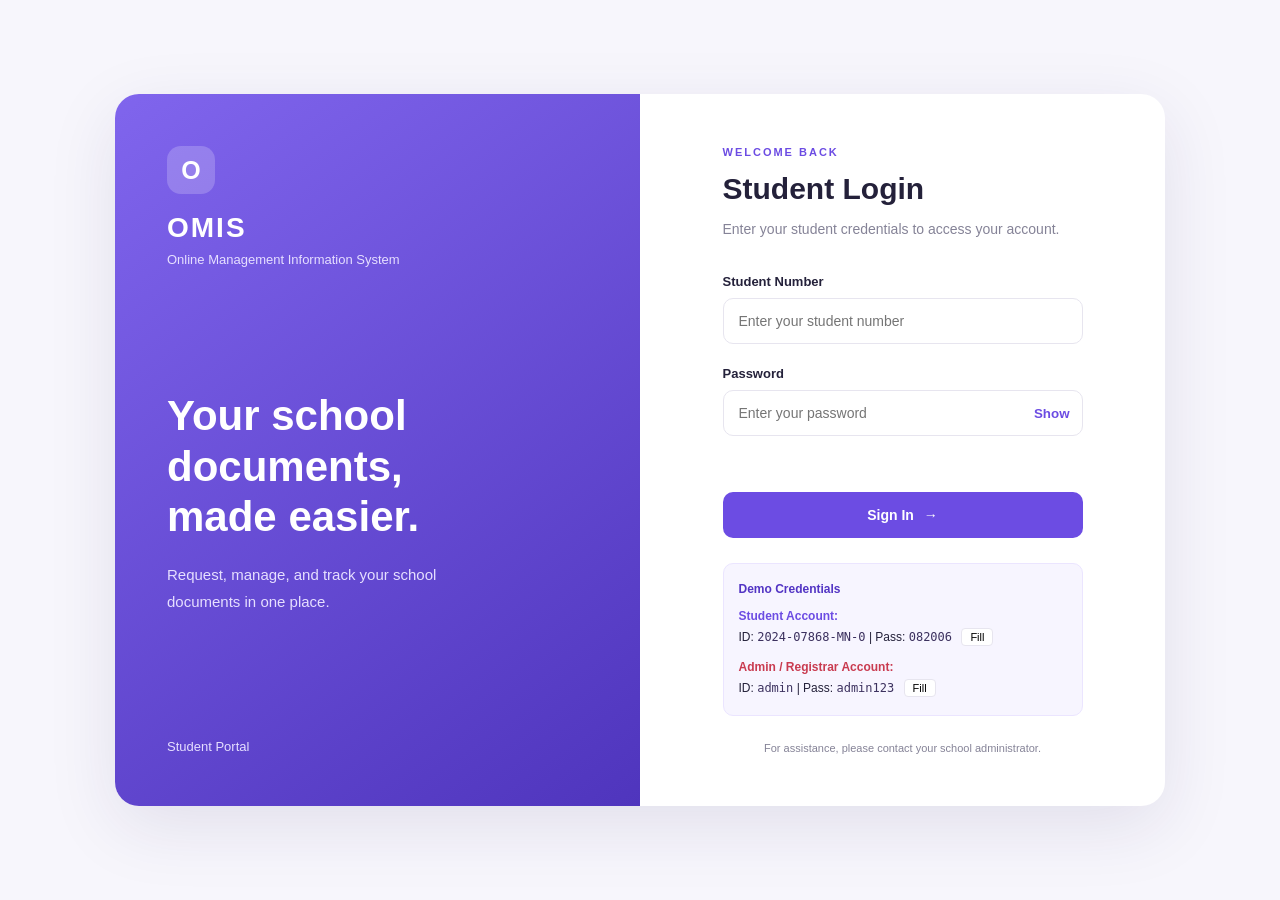
<file: index.html>
<!doctype html>
<html lang="en">
  <head>
    <meta charset="UTF-8" />
    <meta name="viewport" content="width=device-width, initial-scale=1.0" />
    <meta name="theme-color" content="#6558d9" />
    <meta
      name="description"
      content="OMIS Student Portal. Request, manage, and track your school documents online."
    />
    <title> | Student Portal</title>
    <link rel="preconnect" href="https://fonts.googleapis.com" />
    <link rel="preconnect" href="https://fonts.gstatic.com" crossorigin />
    <link
      href="https://fonts.googleapis.com/css2?family=DM+Sans:wght@400;500;600;700;800&display=swap"
      rel="stylesheet"
    />
    <link rel="stylesheet" href="style.css" />
    <script src="script.js" defer></script>
  </head>
  <body>
    <div class="app-shell">
      <aside class="sidebar" id="sidebar">
        <a class="brand" href="#" data-page="Dashboard">
          <div class="brand-mark">O</div>
          <div>
            <strong>Blando</strong>
            <span>STUDENT PORTAL</span>
          </div>
        </a>

        <div class="school-label">STUDENT WORKSPACE</div>

        <nav class="sidebar-nav">
          <button class="nav-item active" data-page="Dashboard">
            <span class="nav-icon">▦</span> Dashboard
          </button>
          <button class="nav-item" data-page="Request Documents">
            <span class="nav-icon">＋</span> Request Documents
          </button>
          <button class="nav-item" data-page="My Requests">
            <span class="nav-icon">▤</span> My Requests
          </button>
          <button class="nav-item" data-page="Notifications">
            <span class="nav-icon">♧</span> Notifications
            <span class="nav-count" id="notificationCount">2</span>
          </button>
          <button class="nav-item" data-page="Profile">
            <span class="nav-icon">♙</span> My Profile
          </button>
        </nav>

        <div class="school-label" style="margin-top: 14px;">ADMINISTRATION</div>
        <nav class="sidebar-nav">
          <a class="nav-item" href="admin.html" style="text-decoration: none; color: inherit;">
            <span class="nav-icon">⚙</span> Admin Portal ↗
          </a>
        </nav>

        <div class="sidebar-bottom">
          <div class="help-card">
            <div class="help-icon">?</div>
            <strong>Need assistance?</strong>
            <p>Questions about your documents? We're here to help.</p>
            <button data-page="Help Center">Visit Help Center ↗</button>
          </div>

          <div class="sidebar-user">
            <div class="avatar">AM</div>
            <div class="user-info">
              <strong>Alex Morgan</strong>
              <span>DIT · 2nd Year</span>
            </div>
            <span class="muted">⌄</span>
          </div>
        </div>
      </aside>

      <div class="mobile-overlay" id="mobileOverlay"></div>

      <main class="main-area">
        <header class="topbar">
          <div class="topbar-left">
            <button class="menu-toggle" id="menuToggle" aria-label="Open menu">
              ☰
            </button>
            <div class="breadcrumbs">
              <span>Student Portal</span>
              <span class="muted">/</span>
              <strong id="breadcrumb">Dashboard</strong>
            </div>
          </div>

          <div class="topbar-right">
            <a
              href="admin.html"
              style="display: inline-flex; align-items: center; gap: 5px; text-decoration: none; padding: 5px 10px; border-radius: 7px; font-size: 11px; font-weight: 700; background: #f0eeff; color: #6558d9; border: 1px solid rgba(101, 88, 217, 0.2);"
              title="Open Admin Portal"
            >
              ⚙ Admin Portal ↗
            </a>
            <button
              class="notification-button"
              data-page="Notifications"
              aria-label="Notifications"
            >
              ♧ <span class="notification-dot" id="notificationDot"></span>
            </button>
            <div class="topbar-divider"></div>
            <div class="topbar-profile">
              <div class="avatar small-avatar">AM</div>
              <div>
                <strong>Alex Morgan</strong>
                <span>Student Account</span>
              </div>
            </div>
          </div>
        </header>

        <div class="page-content">
          <!-- DASHBOARD -->
          <section class="page active" id="page-Dashboard">
            <div class="welcome-row">
              <div>
                <div class="eyebrow"><span></span> YOUR STUDENT WORKSPACE</div>
                <h1>Good morning, Alex <span class="wave">✦</span></h1>
                <p class="subtitle">
                  Manage your school document requests in one place.
                </p>
              </div>
              <button class="primary-button" data-page="Request Documents">
                <span>＋</span> Request a Document
              </button>
            </div>

            <div class="stats-grid">
              <article class="stat-card">
                <div class="stat-top">
                  <div class="stat-icon purple">▤</div>
                  <span class="stat-caption">All time</span>
                </div>
                <span class="stat-label">Total Requests</span>
                <div class="stat-bottom">
                  <strong id="totalCount">05</strong>
                  <span>All submissions</span>
                </div>
              </article>

              <article class="stat-card">
                <div class="stat-top">
                  <div class="stat-icon amber">◷</div>
                  <span class="stat-caption">In progress</span>
                </div>
                <span class="stat-label">Pending Requests</span>
                <div class="stat-bottom">
                  <strong id="pendingCount">01</strong>
                  <span>Awaiting action</span>
                </div>
              </article>

              <article class="stat-card">
                <div class="stat-top">
                  <div class="stat-icon blue">▣</div>
                  <span class="stat-caption">Reviewed</span>
                </div>
                <span class="stat-label">Approved Requests</span>
                <div class="stat-bottom">
                  <strong id="approvedCount">01</strong>
                  <span>Approved by staff</span>
                </div>
              </article>

              <article class="stat-card">
                <div class="stat-top">
                  <div class="stat-icon green">✓</div>
                  <span class="stat-caption">Finished</span>
                </div>
                <span class="stat-label">Completed Requests</span>
                <div class="stat-bottom">
                  <strong id="completedCount">02</strong>
                  <span>Ready or collected</span>
                </div>
              </article>
            </div>

            <div class="content-grid">
              <section class="panel recent-panel">
                <div class="panel-heading">
                  <div>
                    <h2>My Recent Requests</h2>
                    <p>Keep track of your latest document submissions.</p>
                  </div>
                  <button class="text-action" data-page="My Requests">
                    View all ↗
                  </button>
                </div>

                <div class="table-wrap">
                  <table>
                    <thead>
                      <tr>
                        <th>DOCUMENT REQUEST</th>
                        <th>DATE SUBMITTED</th>
                        <th>STATUS</th>
                        <th>ACTION</th>
                      </tr>
                    </thead>
                    <tbody id="recentTable"></tbody>
                  </table>
                </div>
              </section>

              <div class="right-column">
                <section class="new-request-card">
                  <div class="request-card-top">
                    <div class="request-card-icon">▤</div>
                    <span class="mini-tag">QUICK ACTION</span>
                  </div>
                  <h2>Need a school document?</h2>
                  <p>
                    Request certificates, transcripts, and other official school
                    records without the long queue.
                  </p>
                  <button
                    class="request-card-button"
                    data-page="Request Documents"
                  >
                    Start a New Request <span>→</span>
                  </button>
                  <div class="request-card-foot">
                    ✓ Simple, secure, and convenient
                  </div>
                </section>

                <section class="panel progress-panel">
                  <div class="panel-heading compact-heading">
                    <div>
                      <h2>Request Progress</h2>
                      <p>Your latest submission</p>
                    </div>
                    <span class="progress-number">01</span>
                  </div>

                  <div class="timeline">
                    <div class="timeline-step done">
                      <div class="timeline-marker">✓</div>
                      <div>
                        <strong>Request submitted</strong
                        ><span>We've received your request</span>
                      </div>
                    </div>
                    <div class="timeline-step current">
                      <div class="timeline-marker">◷</div>
                      <div>
                        <strong>Under review</strong
                        ><span>Staff is reviewing your details</span>
                      </div>
                    </div>
                    <div class="timeline-step">
                      <div class="timeline-marker">✓</div>
                      <div>
                        <strong>Approval</strong
                        ><span>Waiting for staff confirmation</span>
                      </div>
                    </div>
                    <div class="timeline-step last-step">
                      <div class="timeline-marker">▤</div>
                      <div>
                        <strong>Ready for pickup</strong
                        ><span>We'll notify you when it's ready</span>
                      </div>
                    </div>
                  </div>
                </section>

                <div class="processing-note">
                  <div class="processing-icon">▦</div>
                  <div>
                    <strong>Plan ahead</strong>
                    <p>
                      Processing times may vary by document. Check with your
                      registrar for estimates.
                    </p>
                  </div>
                </div>
              </div>
            </div>
          </section>

          <!-- REQUEST DOCUMENTS -->
          <section class="page" id="page-Request Documents">
            <section class="panel form-panel">
              <div class="eyebrow"><span></span> ONLINE SERVICES</div>
              <h1>Request a Document</h1>
              <p class="subtitle">
                Fill in the details below to submit a school document request.
              </p>

              <div class="info-banner">
                <span>ⓘ</span>
                <p>
                  Make sure your information is correct. You can track your
                  request status from My Requests.
                </p>
              </div>

              <form id="requestForm">
                <div class="form-section-title">
                  <span>01</span>
                  <div>
                    <h3>Document Information</h3>
                    <p>Tell us what document you need.</p>
                  </div>
                </div>

                <div class="form-grid">
                  <label class="field full-field">
                    Document Type <b>*</b>
                    <select id="documentType" required>
                      <option value="Certificate of Enrollment">
                        Certificate of Enrollment
                      </option>
                      <option value="Transcript of Records">
                        Transcript of Records
                      </option>
                      <option value="Certificate of Grades">
                        Certificate of Grades
                      </option>
                      <option value="Certificate of Good Moral">
                        Certificate of Good Moral
                      </option>
                      <option value="Honorable Dismissal">
                        Honorable Dismissal
                      </option>
                      <option value="Other School Document">
                        Other School Document
                      </option>
                    </select>
                  </label>

                  <label class="field">
                    Academic Semester
                    <select id="semester">
                      <option>First Semester</option>
                      <option>Second Semester</option>
                      <option>Summer</option>
                      <option>Not Applicable</option>
                    </select>
                  </label>

                  <label class="field">
                    Number of Copies
                    <select id="copies">
                      <option value="1">1 copy</option>
                      <option value="2">2 copies</option>
                      <option value="3">3 copies</option>
                      <option value="4">4 copies</option>
                      <option value="5">5 copies</option>
                    </select>
                  </label>

                  <label class="field full-field">
                    Purpose of Request <b>*</b>
                    <textarea
                      id="purpose"
                      required
                      rows="3"
                      placeholder="e.g. Scholarship application, internship, personal records..."
                    ></textarea>
                  </label>
                </div>

                <div class="form-section-title second-section">
                  <span>02</span>
                  <div>
                    <h3>Receiving Preferences</h3>
                    <p>Choose how you would like to receive your document.</p>
                  </div>
                </div>

                <div class="form-grid">
                  <label class="field">
                    Preferred Method
                    <select id="delivery">
                      <option>School pickup</option>
                      <option>Digital copy</option>
                    </select>
                  </label>

                  <label class="field">
                    Additional Notes <span class="optional">(Optional)</span>
                    <input
                      id="notes"
                      type="text"
                      placeholder="Any special instructions"
                    />
                  </label>
                </div>

                <div class="form-footer">
                  <p><b>*</b> Required fields</p>
                  <div>
                    <button
                      type="button"
                      class="secondary-button"
                      data-page="Dashboard"
                    >
                      Cancel
                    </button>
                    <button type="submit" class="primary-button">
                      ✓ Submit Request
                    </button>
                  </div>
                </div>
              </form>
            </section>
          </section>

          <!-- MY REQUESTS -->
          <section class="page" id="page-My Requests">
            <section class="panel full-panel">
              <div class="page-title-row">
                <div>
                  <div class="eyebrow"><span></span> YOUR RECORDS</div>
                  <h1>My Requests</h1>
                  <p class="subtitle">
                    View and track every document request you've submitted.
                  </p>
                </div>
                <button class="primary-button" data-page="Request Documents">
                  ＋ New Request
                </button>
              </div>

              <div class="table-controls">
                <div class="search-box">
                  <span>⌕</span>
                  <input
                    type="search"
                    id="searchInput"
                    placeholder="Search document or reference..."
                  />
                </div>
                <select id="statusFilter" aria-label="Filter by status">
                  <option value="All">All statuses</option>
                  <option>Pending</option>
                  <option>Under Review</option>
                  <option>Approved</option>
                  <option>Ready for Pickup</option>
                  <option>Completed</option>
                  <option>Rejected</option>
                </select>
              </div>

              <div class="table-wrap">
                <table>
                  <thead>
                    <tr>
                      <th>DOCUMENT REQUEST</th>
                      <th>DATE SUBMITTED</th>
                      <th>STATUS</th>
                      <th>ACTION</th>
                    </tr>
                  </thead>
                  <tbody id="requestsTable"></tbody>
                </table>
              </div>
            </section>
          </section>

          <!-- NOTIFICATIONS -->
          <section class="page" id="page-Notifications">
            <section class="panel full-panel">
              <div class="page-title-row">
                <div>
                  <div class="eyebrow"><span></span> STAY UPDATED</div>
                  <h1>Notifications</h1>
                  <p class="subtitle">Updates about your document requests.</p>
                </div>
                <button class="secondary-button" id="markRead">
                  Mark all as read
                </button>
              </div>
              <div id="notificationList" class="notification-list"></div>
            </section>
          </section>

          <!-- PROFILE -->
          <section class="page" id="page-Profile">
            <section class="panel full-panel profile-panel">
              <div class="eyebrow"><span></span> YOUR ACCOUNT</div>
              <h1>My Profile</h1>
              <p class="subtitle">
                Your student information for document requests.
              </p>

              <div class="profile-banner">
                <div class="avatar profile-avatar">AM</div>
                <div>
                  <h2>Blando Bryan</h2>
                  <p>Student · DIT 2nd Year</p>
                  <span class="verified">✓ Student account</span>
                </div>
              </div>

              <div class="profile-details">
                <div>
                  <span>Student Number</span><strong>2026-00001</strong>
                </div>
                <div>
                  <span>Program</span
                  ><strong>Diploma in Information Technology</strong>
                </div>
                <div><span>Year Level</span><strong>2nd Year</strong></div>
                <div>
                  <span>Email Address</span
                  ><strong
                    >bryankennethcblando@iskolarngbayan.pup.edu.ph</strong
                  >
                </div>
              </div>
              <p class="disclaimer">
                Sample student information for demonstration purposes only.
              </p>
            </section>
          </section>

          <!-- HELP CENTER -->
          <section class="page" id="page-Help Center">
            <section class="panel full-panel">
              <div class="eyebrow"><span></span> STUDENT SUPPORT</div>
              <h1>Help Center</h1>
              <p class="subtitle">
                Answers to common questions about document requests.
              </p>
              <div class="help-questions">
                <details>
                  <summary>How do I request a document?</summary>
                  <p>
                    Open Request Documents, select the document type, provide
                    the purpose, and submit the form.
                  </p>
                </details>
                <details>
                  <summary>How do I check my request status?</summary>
                  <p>
                    Open My Requests to see your reference number and the latest
                    status.
                  </p>
                </details>
                <details>
                  <summary>What if my request is rejected?</summary>
                  <p>
                    Read the staff remarks, correct the issue, and contact the
                    registrar if you need assistance.
                  </p>
                </details>
                <details>
                  <summary>How long does processing take?</summary>
                  <p>
                    Processing times depend on the document and school policy.
                    Contact your registrar for an official estimate.
                  </p>
                </details>
              </div>
              <button class="secondary-button" data-page="Dashboard">
                Back to Dashboard
              </button>
            </section>
          </section>

          <footer class="page-footer">
            <span>© 2026 OMIS Student Portal</span>
            <span>Making school services simpler <b>♥</b></span>
          </footer>
        </div>
      </main>
    </div>

    <!-- REQUEST DETAILS MODAL -->
    <div class="modal-backdrop" id="detailModal" hidden>
      <div class="modal-card">
        <div class="modal-heading">
          <div>
            <div class="eyebrow"><span></span> REQUEST DETAILS</div>
            <h2 id="detailTitle">Document Request</h2>
          </div>
          <button class="close-button" data-close-modal aria-label="Close">
            ×
          </button>
        </div>
        <div id="detailContent"></div>
        <div class="modal-actions">
          <button class="secondary-button" data-close-modal>Close</button>
        </div>
      </div>
    </div>

    <div class="toast" id="toast" role="status" aria-live="polite"></div>
  </body>
</html>
</file>
<file: style.css>
:root {
  --primary: #6558d9;
  --primary-dark: #5044bd;
  --primary-light: #f0eeff;
  --ink: #25263b;
  --muted: #85879a;
  --line: #ececf3;
  --page: #f8f9fd;
  --green: #168567;
}

* {
  box-sizing: border-box;
}

body {
  margin: 0;
  background: var(--page);
  color: var(--ink);
  font-family: "DM Sans", sans-serif;
  font-size: 12px;
}

button,
input,
select,
textarea {
  font: inherit;
}
button {
  cursor: pointer;
}
button:focus-visible,
input:focus-visible,
select:focus-visible,
textarea:focus-visible {
  outline: 2px solid var(--primary);
  outline-offset: 3px;
}

button:disabled {
  opacity: 0.55;
  cursor: not-allowed;
}

.app-shell {
  min-height: 100vh;
}

.sidebar {
  width: 250px;
  position: fixed;
  inset: 0 auto 0 0;
  z-index: 30;
  display: flex;
  flex-direction: column;
  padding: 25px 17px 16px;
  background: #fff;
  border-right: 1px solid var(--line);
}

.brand {
  display: flex;
  align-items: center;
  gap: 11px;
  padding: 0 8px 35px;
  color: var(--ink);
  text-decoration: none;
}

.brand-mark {
  display: grid;
  place-items: center;
  width: 43px;
  height: 43px;
  border-radius: 13px;
  background: linear-gradient(145deg, #8074f2, #594bc9);
  color: white;
  font-size: 25px;
  font-weight: 800;
}

.brand > div:last-child {
  display: flex;
  flex-direction: column;
  gap: 4px;
}
.brand strong {
  font-size: 21px;
  letter-spacing: 1px;
}
.brand span {
  color: var(--muted);
  font-size: 9px;
  font-weight: 700;
  letter-spacing: 1.1px;
}

.school-label {
  padding: 0 10px;
  margin-bottom: 13px;
  color: #a0a1b2;
  font-size: 9px;
  font-weight: 800;
  letter-spacing: 1.1px;
}

.sidebar-nav {
  display: flex;
  flex-direction: column;
  gap: 5px;
}

.nav-item {
  position: relative;
  display: flex;
  align-items: center;
  gap: 12px;
  width: 100%;
  padding: 13px 12px;
  border: 0;
  border-radius: 9px;
  background: transparent;
  color: #77798d;
  text-align: left;
  font-size: 12px;
  font-weight: 600;
}

.nav-item:hover {
  background: #f7f6ff;
  color: var(--primary);
}
.nav-item.active {
  background: var(--primary-light);
  color: var(--primary);
  font-weight: 700;
}
.nav-item.active::after {
  content: "";
  position: absolute;
  right: 0;
  width: 3px;
  height: 23px;
  border-radius: 4px;
  background: var(--primary);
}
.nav-icon {
  width: 20px;
  text-align: center;
  font-size: 19px;
}
.nav-count {
  margin-left: auto;
  background: #eeeaff;
  padding: 3px 6px;
  border-radius: 5px;
  font-size: 10px;
}

.sidebar-bottom {
  margin-top: auto;
}

.help-card {
  margin-bottom: 19px;
  padding: 15px 13px;
  border: 1px solid #efedff;
  border-radius: 11px;
  background: #f8f7ff;
}
.help-icon {
  display: grid;
  place-items: center;
  width: 33px;
  height: 33px;
  margin-bottom: 12px;
  border-radius: 9px;
  background: #e9e5ff;
  color: var(--primary);
  font-size: 19px;
  font-weight: 700;
}
.help-card > strong {
  font-size: 12px;
}
.help-card p {
  color: #828398;
  font-size: 10px;
  line-height: 1.7;
  margin: 7px 0 12px;
}
.help-card button {
  padding: 0;
  border: 0;
  background: transparent;
  color: var(--primary);
  font-size: 10px;
  font-weight: 700;
}

.sidebar-user {
  display: flex;
  align-items: center;
  gap: 10px;
  padding: 17px 2px 0;
  border-top: 1px solid var(--line);
}
.avatar {
  display: grid;
  place-items: center;
  flex-shrink: 0;
  width: 36px;
  height: 36px;
  border-radius: 50%;
  background: linear-gradient(140deg, #e6dcff, #d2c8ff);
  color: #5141a7;
  font-size: 11px;
  font-weight: 800;
}
.user-info {
  display: flex;
  flex-direction: column;
  gap: 4px;
}
.user-info strong,
.topbar-profile strong {
  font-size: 11px;
}
.user-info span,
.topbar-profile span {
  color: var(--muted);
  font-size: 10px;
}
.muted {
  margin-left: auto;
  color: #9293a5;
}

.main-area {
  min-height: 100vh;
  margin-left: 250px;
}

.topbar {
  position: sticky;
  top: 0;
  z-index: 15;
  display: flex;
  align-items: center;
  justify-content: space-between;
  height: 72px;
  padding: 0 35px;
  background: #fffffffa;
  border-bottom: 1px solid var(--line);
}
.topbar-left,
.breadcrumbs,
.topbar-right,
.topbar-profile {
  display: flex;
  align-items: center;
}
.breadcrumbs {
  gap: 9px;
  color: #a0a1b0;
  font-size: 11px;
}
.breadcrumbs strong {
  color: #4b4d63;
  font-weight: 600;
}
.topbar-right {
  gap: 18px;
}
.notification-button {
  position: relative;
  width: 34px;
  height: 34px;
  border: 0;
  border-radius: 9px;
  background: transparent;
  color: #727489;
  font-size: 21px;
}
.notification-button:hover {
  background: #f4f2ff;
  color: var(--primary);
}
.notification-dot {
  position: absolute;
  top: 5px;
  right: 5px;
  width: 7px;
  height: 7px;
  background: #ef7777;
  border: 1.5px solid white;
  border-radius: 50%;
}
.notification-dot.hidden {
  display: none;
}
.topbar-divider {
  width: 1px;
  height: 29px;
  background: var(--line);
}
.topbar-profile {
  gap: 10px;
}
.topbar-profile > div:last-child {
  display: flex;
  flex-direction: column;
  gap: 4px;
}
.small-avatar {
  width: 34px;
  height: 34px;
}

.page-content {
  max-width: 1700px;
  margin: auto;
  padding: 34px 35px 18px;
}
.page {
  display: none;
}
.page.active {
  display: block;
}

.welcome-row,
.page-title-row {
  display: flex;
  align-items: center;
  justify-content: space-between;
  gap: 18px;
}
.eyebrow {
  display: flex;
  align-items: center;
  gap: 7px;
  margin-bottom: 10px;
  color: #8984b9;
  font-size: 9px;
  font-weight: 800;
  letter-spacing: 1.3px;
}
.eyebrow > span {
  width: 6px;
  height: 6px;
  background: #7d71ed;
  border-radius: 50%;
}
h1 {
  margin: 0 0 8px;
  font-size: clamp(24px, 2.2vw, 30px);
  letter-spacing: -0.9px;
  line-height: 1.25;
}
.wave {
  color: #d9a044;
}
.subtitle {
  margin: 0;
  color: var(--muted);
  font-size: 12px;
  line-height: 1.7;
}

.primary-button,
.secondary-button {
  display: inline-flex;
  align-items: center;
  justify-content: center;
  gap: 8px;
  padding: 11px 15px;
  border-radius: 8px;
  font-size: 11px;
  font-weight: 700;
  white-space: nowrap;
  transition: 0.18s ease;
}
.primary-button {
  border: 1px solid var(--primary);
  background: var(--primary);
  color: white;
  box-shadow: 0 3px 7px #6558d920;
}
.primary-button:hover {
  background: var(--primary-dark);
  transform: translateY(-1px);
}
.secondary-button {
  border: 1px solid #e4e4ee;
  background: white;
  color: #686a80;
}
.secondary-button:hover {
  border-color: #c9c3ff;
  color: var(--primary);
}

.stats-grid {
  display: grid;
  grid-template-columns: repeat(4, minmax(0, 1fr));
  gap: 15px;
  margin: 27px 0 23px;
}
.stat-card,
.panel {
  min-width: 0;
  border: 1px solid #ededf4;
  border-radius: 12px;
  background: white;
  box-shadow: 0 2px 5px #29264a04;
}
.stat-card {
  padding: 17px;
}
.stat-top,
.stat-bottom {
  display: flex;
  align-items: center;
}
.stat-top {
  justify-content: space-between;
  margin-bottom: 16px;
}
.stat-icon {
  display: grid;
  place-items: center;
  width: 39px;
  height: 39px;
  border-radius: 10px;
  font-size: 21px;
}
.purple {
  background: #f0edff;
  color: #7465e5;
}
.amber {
  background: #fff4e4;
  color: #d39636;
}
.blue {
  background: #eaf3ff;
  color: #5188d9;
}
.green {
  background: #e7f7ef;
  color: #249d75;
}
.stat-caption {
  color: #a1a2b2;
  font-size: 9px;
}
.stat-label {
  color: #74768a;
  font-size: 11px;
}
.stat-bottom {
  flex-wrap: wrap;
  gap: 10px;
  margin-top: 5px;
}
.stat-bottom strong {
  font-size: 28px;
  letter-spacing: -0.7px;
}
.stat-bottom span {
  color: #9b9cad;
  font-size: 9px;
}

.content-grid {
  display: grid;
  grid-template-columns: minmax(0, 1.8fr) minmax(245px, 0.92fr);
  gap: 19px;
  align-items: start;
}
.panel {
  overflow: hidden;
}
.recent-panel {
  padding-top: 21px;
}
.panel-heading {
  display: flex;
  align-items: center;
  justify-content: space-between;
  gap: 12px;
  padding: 0 20px 19px;
}
.panel-heading h2,
.new-request-card h2 {
  margin: 0 0 6px;
  font-size: 14px;
  letter-spacing: -0.2px;
}
.panel-heading p {
  margin: 0;
  color: #9293a5;
  font-size: 10px;
  line-height: 1.6;
}
.text-action {
  display: inline-flex;
  align-items: center;
  gap: 5px;
  padding: 6px 0 6px 5px;
  border: 0;
  background: transparent;
  color: var(--primary);
  font-size: 10px;
  font-weight: 700;
  white-space: nowrap;
}
.text-action:hover {
  color: var(--primary-dark);
}

.table-wrap {
  width: 100%;
  overflow-x: auto;
}
table {
  width: 100%;
  border-collapse: collapse;
  text-align: left;
  white-space: nowrap;
}
thead {
  background: #fafaff;
}
th {
  padding: 12px 15px;
  border-top: 1px solid #f0f0f6;
  border-bottom: 1px solid #f0f0f6;
  color: #9b9caf;
  font-size: 8px;
  font-weight: 800;
  letter-spacing: 0.65px;
}
th:first-child,
td:first-child {
  padding-left: 20px;
}
td {
  padding: 15px;
  border-bottom: 1px solid #f1f1f6;
  font-size: 10px;
}
tbody tr:last-child td {
  border-bottom: 0;
}
tbody tr:hover {
  background: #fdfdff;
}
.document-cell {
  display: flex;
  align-items: center;
  gap: 10px;
}
.document-icon {
  display: grid;
  place-items: center;
  width: 34px;
  height: 36px;
  flex-shrink: 0;
  border-radius: 8px;
  background: #f0efff;
  color: #7869e7;
  font-size: 19px;
}
.document-cell > div:last-child {
  display: flex;
  flex-direction: column;
  gap: 5px;
}
.document-cell strong {
  color: #44465b;
  font-size: 10px;
}
.document-cell span {
  color: #9b9caf;
  font-size: 9px;
}
.date-cell {
  color: #77798e;
  font-size: 10px;
}
.status-badge {
  display: inline-flex;
  align-items: center;
  gap: 5px;
  padding: 6px 8px;
  border-radius: 5px;
  font-size: 9px;
  font-weight: 700;
}
.status-dot {
  width: 5px;
  height: 5px;
  border-radius: 50%;
  background: currentColor;
}
.status-review,
.status-pending {
  color: #ad7a24;
  background: #fff5df;
}
.status-approved {
  color: #6658d7;
  background: #efedff;
}
.status-ready {
  color: #167da0;
  background: #e5f6fc;
}
.status-completed {
  color: #198567;
  background: #e4f7ef;
}
.status-rejected {
  color: #cb555d;
  background: #fff0f0;
}
td:last-child {
  text-align: right;
  padding-right: 19px;
}
td .text-action {
  font-size: 9px;
}

.right-column {
  display: flex;
  flex-direction: column;
  gap: 16px;
  min-width: 0;
}
.new-request-card {
  padding: 20px;
  border-radius: 12px;
  color: white;
  background: linear-gradient(140deg, #6458d5, #7669e4 55%, #8a7aef);
  box-shadow: 0 5px 14px #6558d91a;
}
.request-card-top {
  display: flex;
  align-items: center;
  justify-content: space-between;
  margin-bottom: 19px;
}
.request-card-icon {
  display: grid;
  place-items: center;
  width: 40px;
  height: 40px;
  border: 1px solid #ffffff30;
  border-radius: 10px;
  background: #ffffff17;
  font-size: 22px;
}
.mini-tag {
  color: #e1ddff;
  font-size: 8px;
  font-weight: 700;
  letter-spacing: 0.8px;
}
.new-request-card h2 {
  color: white;
  font-size: 16px;
  line-height: 1.4;
}
.new-request-card > p {
  max-width: 280px;
  margin-bottom: 17px;
  color: #e7e4ff;
  font-size: 10px;
  line-height: 1.8;
}
.request-card-button {
  display: flex;
  align-items: center;
  justify-content: space-between;
  width: 100%;
  padding: 12px 13px;
  border: 0;
  border-radius: 7px;
  background: white;
  color: #5547be;
  font-size: 10px;
  font-weight: 800;
}
.request-card-button:hover {
  background: #f3f0ff;
}
.request-card-foot {
  margin-top: 14px;
  color: #e1ddff;
  font-size: 9px;
}

.progress-panel {
  padding: 20px 18px 8px;
}
.compact-heading {
  padding: 0 0 20px;
}
.progress-number {
  color: #a8a4d4;
  font-size: 10px;
  font-weight: 800;
}
.timeline {
  display: flex;
  flex-direction: column;
}
.timeline-step {
  position: relative;
  display: flex;
  gap: 11px;
  min-height: 55px;
  padding-bottom: 15px;
}
.timeline-step:not(.last-step)::after {
  content: "";
  position: absolute;
  top: 25px;
  left: 11px;
  height: calc(100% - 10px);
  border-left: 1px dashed #dddde9;
}
.timeline-marker {
  position: relative;
  z-index: 1;
  display: grid;
  place-items: center;
  width: 23px;
  height: 23px;
  flex-shrink: 0;
  border-radius: 50%;
  background: #f1f1f7;
  color: #b4b4c5;
}
.timeline-step > div:last-child {
  display: flex;
  flex-direction: column;
  gap: 5px;
  padding-top: 2px;
}
.timeline-step strong {
  color: #8b8c9e;
  font-size: 10px;
}
.timeline-step span {
  color: #a0a1b1;
  font-size: 9px;
  line-height: 1.5;
}
.timeline-step.done .timeline-marker {
  background: #e5f7ef;
  color: #1b9875;
}
.timeline-step.done strong {
  color: #44465a;
}
.timeline-step.current .timeline-marker {
  background: #fff0d5;
  color: #a97a25;
}
.timeline-step.current strong {
  color: #aa7c2d;
}

.processing-note {
  display: flex;
  align-items: flex-start;
  gap: 11px;
  padding: 14px;
  border: 1px solid #e4efff;
  border-radius: 10px;
  background: #f0f7ff;
}
.processing-icon {
  color: #5c8bd3;
  font-size: 20px;
}
.processing-note strong {
  font-size: 10px;
}
.processing-note p {
  margin: 5px 0 0;
  color: #858fa5;
  font-size: 9px;
  line-height: 1.7;
}

.full-panel,
.form-panel {
  padding: 26px 22px;
}
.page-title-row {
  margin-bottom: 25px;
}
.table-controls {
  display: flex;
  gap: 12px;
  margin-bottom: 18px;
}
.search-box {
  display: flex;
  align-items: center;
  gap: 9px;
  flex: 1;
  max-width: 420px;
  padding: 0 12px;
  border: 1px solid #e7e7f0;
  border-radius: 8px;
  background: white;
  color: #a1a2b1;
}
.search-box > span {
  font-size: 22px;
}
.search-box input {
  width: 100%;
  padding: 11px 0;
  border: 0;
  outline: none;
  background: transparent;
  color: var(--ink);
  font-size: 11px;
}
.table-controls > select,
.field select,
.field textarea,
.field input {
  width: 100%;
  padding: 12px;
  border: 1px solid #e4e4ed;
  border-radius: 8px;
  background: white;
  color: #4f5166;
  font-size: 11px;
  outline: none;
}
.table-controls > select {
  min-width: 155px;
}
.empty-state {
  display: flex;
  min-height: 150px;
  flex-direction: column;
  align-items: center;
  justify-content: center;
  gap: 10px;
  color: #a2a2b3;
}
.empty-state strong {
  color: #65677d;
  font-size: 13px;
}
.empty-state span {
  font-size: 11px;
}

.info-banner {
  display: flex;
  align-items: flex-start;
  gap: 11px;
  margin: 25px 0 30px;
  padding: 14px;
  border: 1px solid #e8e6ff;
  border-radius: 8px;
  background: #f8f7ff;
  color: var(--primary);
}
.info-banner > span {
  font-size: 19px;
}
.info-banner p {
  margin: 0;
  color: #77758f;
  font-size: 11px;
  line-height: 1.7;
}
.form-section-title {
  display: flex;
  align-items: flex-start;
  gap: 12px;
  margin-bottom: 20px;
  padding-bottom: 17px;
  border-bottom: 1px solid #eeeef4;
}
.form-section-title > span {
  display: grid;
  place-items: center;
  width: 29px;
  height: 29px;
  border-radius: 8px;
  background: var(--primary-light);
  color: var(--primary);
  font-size: 10px;
  font-weight: 800;
}
.form-section-title h3 {
  margin: 1px 0 5px;
  font-size: 13px;
}
.form-section-title p {
  margin: 0;
  color: #999aab;
  font-size: 10px;
}
.form-grid {
  display: grid;
  grid-template-columns: 1fr 1fr;
  gap: 19px;
}
.field {
  display: flex;
  min-width: 0;
  flex-direction: column;
  gap: 8px;
  color: #55576c;
  font-size: 11px;
  font-weight: 700;
}
.field b,
.form-footer b {
  color: #d35e68;
}
.full-field {
  grid-column: 1 / -1;
}
.field textarea {
  resize: vertical;
  line-height: 1.7;
}
.field input::placeholder,
.field textarea::placeholder {
  color: #b0b1bf;
}
.field input:focus,
.field select:focus,
.field textarea:focus {
  border-color: #9b91f2;
  box-shadow: 0 0 0 3px #7565e814;
}
.second-section {
  margin-top: 32px;
}
.optional {
  color: #a0a1b0;
  font-weight: 400;
}
.form-footer {
  display: flex;
  align-items: center;
  justify-content: space-between;
  gap: 14px;
  margin-top: 30px;
  padding-top: 22px;
  border-top: 1px solid #ededf4;
}
.form-footer p {
  margin: 0;
  color: #9697a9;
  font-size: 10px;
}
.form-footer > div,
.modal-actions {
  display: flex;
  gap: 10px;
}

.notification-list {
  border-top: 1px solid #f0f0f5;
}
.notification-item {
  display: flex;
  align-items: flex-start;
  gap: 14px;
  padding: 20px 5px;
  border-bottom: 1px solid #f0f0f5;
}
.notification-item.unread {
  background: #faf9ff;
}
.notification-item-icon {
  display: grid;
  place-items: center;
  width: 39px;
  height: 39px;
  flex-shrink: 0;
  border-radius: 10px;
  background: #efedff;
  color: var(--primary);
  font-size: 19px;
}
.notification-item-body {
  flex: 1;
}
.notification-item-body strong {
  font-size: 12px;
}
.notification-item-body p {
  margin: 6px 0;
  color: #77798e;
  font-size: 11px;
  line-height: 1.7;
}
.notification-item-body > span {
  color: #a1a2b1;
  font-size: 10px;
}
.unread-label {
  padding: 4px 6px;
  border-radius: 4px;
  background: #eeebff;
  color: var(--primary);
  font-size: 8px;
  font-weight: 800;
}

.profile-banner {
  display: flex;
  align-items: center;
  gap: 16px;
  margin: 26px 0;
  padding: 22px;
  border-radius: 11px;
  background: #f8f7ff;
}
.profile-avatar {
  width: 62px;
  height: 62px;
  font-size: 16px;
}
.profile-banner h2 {
  margin: 0 0 5px;
  font-size: 17px;
}
.profile-banner p {
  margin: 0 0 7px;
  color: #818297;
  font-size: 11px;
}
.verified {
  color: var(--green);
  font-size: 10px;
}
.profile-details {
  display: grid;
  grid-template-columns: 1fr 1fr;
  border: 1px solid #eeeef4;
  border-radius: 9px;
  overflow: hidden;
}
.profile-details > div {
  display: flex;
  flex-direction: column;
  gap: 8px;
  padding: 17px;
  border-bottom: 1px solid #eeeef4;
}
.profile-details > div:nth-child(odd) {
  border-right: 1px solid #eeeef4;
}
.profile-details > div > span {
  color: #999aab;
  font-size: 10px;
}
.profile-details > div > strong {
  font-size: 11px;
  font-weight: 600;
  overflow-wrap: anywhere;
}
.disclaimer {
  margin-top: 18px;
  color: #9a9bac;
  font-size: 10px;
}

.help-questions {
  display: flex;
  flex-direction: column;
  gap: 10px;
  margin: 24px 0;
}
.help-questions details {
  padding: 17px;
  border: 1px solid #ececf4;
  border-radius: 9px;
  background: white;
}
.help-questions summary {
  cursor: pointer;
  font-size: 12px;
  font-weight: 700;
}
.help-questions details p {
  margin: 12px 0 0;
  color: #77798e;
  font-size: 11px;
  line-height: 1.8;
}

.page-footer {
  display: flex;
  justify-content: space-between;
  gap: 15px;
  padding: 26px 2px 5px;
  color: #a1a2b0;
  font-size: 9px;
}
.page-footer b {
  color: #d9869a;
}

.modal-backdrop {
  position: fixed;
  inset: 0;
  z-index: 100;
  display: grid;
  place-items: center;
  padding: 20px;
  background: #17172b70;
  backdrop-filter: blur(3px);
}
.modal-backdrop[hidden] {
  display: none;
}
.modal-card {
  width: 100%;
  max-width: 540px;
  max-height: 90vh;
  overflow-y: auto;
  padding: 26px;
  border-radius: 14px;
  background: white;
  box-shadow: 0 20px 80px #14132b2e;
}
.modal-heading {
  display: flex;
  align-items: flex-start;
  justify-content: space-between;
  gap: 15px;
}
.modal-heading h2 {
  margin: 0 0 7px;
  font-size: 20px;
  letter-spacing: -0.4px;
}
.close-button {
  width: 34px;
  height: 34px;
  border: 0;
  border-radius: 8px;
  background: #f7f7fb;
  color: #77798d;
  font-size: 24px;
}
.detail-reference {
  display: flex;
  flex-wrap: wrap;
  align-items: center;
  gap: 10px;
  margin: 22px 0;
  padding: 15px;
  border-radius: 9px;
  background: #f8f7ff;
}
.detail-reference > span:first-child {
  width: 100%;
  color: #9393a7;
  font-size: 8px;
  font-weight: 800;
  letter-spacing: 0.8px;
}
.detail-reference > strong {
  margin-right: auto;
  font-size: 12px;
}
.detail-info-row {
  display: flex;
  justify-content: space-between;
  gap: 18px;
  padding: 13px 0;
  border-bottom: 1px solid #f0f0f5;
}
.detail-info-row > span {
  flex-shrink: 0;
  color: #8d8ea1;
  font-size: 10px;
}
.detail-info-row > strong {
  max-width: 65%;
  font-size: 10px;
  text-align: right;
  line-height: 1.7;
}
.detail-modal-title {
  margin: 24px 0 18px;
  font-size: 13px;
}
.modal-actions {
  justify-content: flex-end;
  margin-top: 20px;
  padding-top: 15px;
  border-top: 1px solid #eeeef4;
}

.toast {
  position: fixed;
  right: 24px;
  bottom: 24px;
  z-index: 200;
  max-width: calc(100vw - 32px);
  padding: 14px 18px;
  border-radius: 10px;
  background: #262541;
  color: white;
  box-shadow: 0 8px 30px #17172b25;
  font-size: 12px;
  opacity: 0;
  pointer-events: none;
  transform: translateY(10px);
  transition: 0.2s;
}
.toast.show {
  opacity: 1;
  transform: translateY(0);
}

.menu-toggle,
.mobile-overlay {
  display: none;
}

@media (min-width: 1500px) {
  .page-content {
    padding-left: 42px;
    padding-right: 42px;
  }
  .stats-grid {
    gap: 20px;
  }
  .stat-card {
    padding: 20px;
  }
}

@media (max-width: 1200px) {
  .sidebar {
    width: 225px;
  }
  .main-area {
    margin-left: 225px;
  }
  .page-content {
    padding: 28px 23px 18px;
  }
  .topbar {
    padding: 0 23px;
  }
  .stats-grid {
    grid-template-columns: repeat(2, minmax(0, 1fr));
  }
  .content-grid {
    grid-template-columns: minmax(0, 1fr);
  }
  .right-column {
    display: grid;
    grid-template-columns: 1fr 1fr;
    align-items: start;
  }
  .processing-note {
    grid-column: 1 / -1;
  }
}

@media (max-width: 760px) {
  .sidebar {
    width: 270px;
    transform: translateX(-100%);
    transition: transform 0.22s ease;
    box-shadow: none;
  }
  .sidebar.sidebar-open {
    transform: translateX(0);
    box-shadow: 15px 0 40px #11112b1a;
  }
  .main-area {
    margin-left: 0;
  }
  .topbar {
    height: 62px;
    padding: 0 14px;
  }
  .menu-toggle {
    display: block;
    margin-right: 10px;
    border: 0;
    background: transparent;
    color: #55576c;
    font-size: 20px;
  }
  .breadcrumbs {
    flex: 1;
    gap: 5px;
    font-size: 10px;
  }
  .topbar-right {
    gap: 8px;
  }
  .topbar-divider,
  .topbar-profile > div:last-child {
    display: none;
  }
  .topbar-profile {
    gap: 0;
  }
  .page-content {
    padding: 25px 16px 15px;
  }
  .welcome-row,
  .page-title-row {
    align-items: flex-start;
    flex-direction: column;
  }
  .welcome-row > .primary-button,
  .page-title-row > .primary-button {
    width: 100%;
  }
  h1 {
    font-size: 25px;
  }
  .stats-grid {
    gap: 10px;
    margin: 22px 0 17px;
  }
  .stat-card {
    padding: 13px;
  }
  .stat-icon {
    width: 34px;
    height: 34px;
  }
  .stat-caption {
    font-size: 8px;
  }
  .stat-bottom {
    gap: 6px;
  }
  .stat-bottom strong {
    font-size: 25px;
  }
  .stat-bottom span {
    width: 100%;
  }
  .recent-panel {
    padding-top: 17px;
  }
  .panel-heading {
    padding: 0 14px 15px;
  }
  .panel-heading h2 {
    font-size: 13px;
  }
  .panel-heading p {
    max-width: 220px;
  }
  th:first-child,
  td:first-child {
    padding-left: 13px;
  }
  th,
  td {
    padding: 12px 10px;
  }
  .right-column {
    display: flex;
  }
  .processing-note {
    width: 100%;
  }
  .full-panel,
  .form-panel {
    padding: 20px 14px;
  }
  .table-controls {
    flex-direction: column;
  }
  .search-box {
    max-width: none;
    min-height: 40px;
  }
  .table-controls > select {
    min-height: 40px;
  }
  .form-grid {
    grid-template-columns: 1fr;
  }
  .full-field {
    grid-column: auto;
  }
  .form-footer {
    align-items: stretch;
    flex-direction: column;
  }
  .form-footer > div {
    display: grid;
    grid-template-columns: 1fr 1fr;
  }
  .form-footer button {
    white-space: normal;
  }
  .page-footer {
    font-size: 8px;
  }
  .profile-details {
    grid-template-columns: 1fr;
  }
  .profile-details > div:nth-child(odd) {
    border-right: 0;
  }
  .modal-card {
    padding: 21px 17px;
  }
  .detail-reference > strong {
    width: 100%;
  }
  .mobile-overlay.visible {
    display: block;
    position: fixed;
    inset: 0;
    z-index: 25;
    border: 0;
    background: #17172b55;
  }
}

@media (max-width: 380px) {
  .page-content {
    padding-left: 11px;
    padding-right: 11px;
  }
  .stat-card {
    padding: 11px;
  }
  .stat-bottom strong {
    font-size: 23px;
  }
  .stat-label {
    font-size: 10px;
  }
  .welcome-row h1 {
    font-size: 23px;
  }
  .breadcrumbs span:first-child {
    display: none;
  }
}
</file>
<file: admin.css>
/* Admin Portal Specific Styles */

.admin-badge {
  display: inline-flex;
  align-items: center;
  gap: 5px;
  background: #fdf2f4;
  color: #c93b50;
  border: 1px solid #f9d5dc;
  padding: 3px 8px;
  border-radius: 6px;
  font-size: 10px;
  font-weight: 700;
  letter-spacing: 0.5px;
  text-transform: uppercase;
}

.portal-switch-pill {
  display: inline-flex;
  align-items: center;
  gap: 6px;
  padding: 6px 12px;
  border-radius: 8px;
  background: var(--primary-light);
  color: var(--primary);
  font-size: 11px;
  font-weight: 700;
  text-decoration: none;
  border: 1px solid rgba(101, 88, 217, 0.2);
  transition: all 0.2s ease;
}

.portal-switch-pill:hover {
  background: var(--primary);
  color: white;
}

.admin-header-row {
  display: flex;
  align-items: flex-start;
  justify-content: space-between;
  gap: 20px;
  margin-bottom: 24px;
  flex-wrap: wrap;
}

.admin-header-actions {
  display: flex;
  align-items: center;
  gap: 10px;
  flex-wrap: wrap;
}

/* Stat Cards Enhancement */
.stat-card.alert-card {
  border-left: 3px solid #f59e0b;
}

.stat-card.success-card {
  border-left: 3px solid #10b981;
}

.stat-card.danger-card {
  border-left: 3px solid #ef4444;
}

/* Table Enhancements */
.admin-table-container {
  overflow-x: auto;
  border-radius: 10px;
}

.admin-table {
  width: 100%;
  border-collapse: separate;
  border-spacing: 0;
  font-size: 11px;
}

.admin-table th {
  background: #fbfbfd;
  color: #727488;
  font-size: 10px;
  font-weight: 700;
  text-transform: uppercase;
  letter-spacing: 0.6px;
  padding: 12px 14px;
  border-bottom: 1px solid var(--line);
  text-align: left;
}

.admin-table td {
  padding: 14px;
  border-bottom: 1px solid var(--line);
  vertical-align: middle;
  background: white;
}

.admin-table tr:hover td {
  background: #faf9ff;
}

.student-tag {
  display: inline-block;
  font-size: 10px;
  color: var(--muted);
  margin-top: 2px;
}

/* Inline Quick Status Selector */
.status-select-wrap {
  position: relative;
  display: inline-block;
}

.inline-status-select {
  padding: 6px 10px;
  border-radius: 6px;
  border: 1px solid var(--line);
  font-size: 11px;
  font-weight: 600;
  background-color: white;
  color: var(--ink);
  cursor: pointer;
  transition: all 0.2s ease;
}

.inline-status-select:hover {
  border-color: var(--primary);
}

.inline-status-select:focus {
  border-color: var(--primary);
  box-shadow: 0 0 0 2px rgba(101, 88, 217, 0.15);
}

/* Status Select Badge Coloring */
.inline-status-select[data-status="Pending"],
.inline-status-select[data-status="Under Review"] {
  border-color: #f5d082;
  background-color: #fff9eb;
  color: #a06b12;
}

.inline-status-select[data-status="Approved"] {
  border-color: #cfc8ff;
  background-color: #f2f0ff;
  color: #5544d6;
}

.inline-status-select[data-status="Ready for Pickup"] {
  border-color: #bee3f5;
  background-color: #edf8fd;
  color: #127499;
}

.inline-status-select[data-status="Completed"] {
  border-color: #bbf0dc;
  background-color: #edf9f4;
  color: #117a5e;
}

.inline-status-select[data-status="Rejected"] {
  border-color: #fcccd1;
  background-color: #fff2f3;
  color: #bd3846;
}

/* Action Buttons */
.btn-manage {
  display: inline-flex;
  align-items: center;
  gap: 5px;
  padding: 6px 12px;
  background: var(--primary-light);
  color: var(--primary);
  border: 1px solid rgba(101, 88, 217, 0.25);
  border-radius: 6px;
  font-size: 11px;
  font-weight: 700;
  cursor: pointer;
  transition: all 0.15s ease;
}

.btn-manage:hover {
  background: var(--primary);
  color: white;
}

/* Filter Bar */
.filter-bar {
  display: flex;
  align-items: center;
  justify-content: space-between;
  gap: 12px;
  padding: 14px;
  background: white;
  border-radius: 10px;
  border: 1px solid var(--line);
  margin-bottom: 16px;
  flex-wrap: wrap;
}

.filter-inputs {
  display: flex;
  align-items: center;
  gap: 10px;
  flex: 1;
  min-width: 280px;
  flex-wrap: wrap;
}

.search-field {
  position: relative;
  flex: 1;
  min-width: 200px;
}

.search-field input {
  width: 100%;
  padding: 8px 12px 8px 32px;
  border: 1px solid var(--line);
  border-radius: 7px;
  font-size: 12px;
  background: #fbfbfd;
  transition: all 0.2s;
}

.search-field input:focus {
  border-color: var(--primary);
  background: white;
}

.search-icon {
  position: absolute;
  left: 10px;
  top: 50%;
  transform: translateY(-50%);
  color: var(--muted);
  font-size: 12px;
  pointer-events: none;
}

.filter-select {
  padding: 8px 12px;
  border: 1px solid var(--line);
  border-radius: 7px;
  font-size: 11px;
  background: #fbfbfd;
  color: var(--ink);
  cursor: pointer;
}

.filter-select:focus {
  border-color: var(--primary);
  background: white;
}

.filter-counts {
  display: flex;
  align-items: center;
  gap: 8px;
  color: var(--muted);
  font-size: 11px;
}

/* Modal Details and Status Form */
.modal-detail-grid {
  display: grid;
  grid-template-columns: repeat(2, 1fr);
  gap: 14px;
  background: #f8f9fd;
  border: 1px solid var(--line);
  border-radius: 8px;
  padding: 14px;
  margin: 14px 0 20px;
}

.modal-detail-item {
  display: flex;
  flex-direction: column;
  gap: 3px;
}

.modal-detail-item span {
  font-size: 10px;
  font-weight: 700;
  text-transform: uppercase;
  color: var(--muted);
  letter-spacing: 0.5px;
}

.modal-detail-item strong {
  font-size: 12px;
  color: var(--ink);
}

.status-change-box {
  background: white;
  border: 1px solid #e2e1f5;
  border-radius: 10px;
  padding: 16px;
  margin-bottom: 16px;
}

.status-change-box label {
  display: block;
  font-size: 12px;
  font-weight: 700;
  color: var(--ink);
  margin-bottom: 8px;
}

.status-option-grid {
  display: grid;
  grid-template-columns: repeat(3, 1fr);
  gap: 8px;
  margin-bottom: 16px;
}

.status-radio-card {
  display: flex;
  align-items: center;
  gap: 8px;
  padding: 10px;
  border: 1.5px solid var(--line);
  border-radius: 8px;
  cursor: pointer;
  background: white;
  transition: all 0.15s ease;
  user-select: none;
}

.status-radio-card:hover {
  border-color: var(--primary);
  background: #faf9ff;
}

.status-radio-card.selected {
  border-color: var(--primary);
  background: var(--primary-light);
  font-weight: 700;
}

.status-radio-card input {
  margin: 0;
  cursor: pointer;
}

.preset-remarks-group {
  margin-top: 10px;
}

.preset-title {
  font-size: 10px;
  font-weight: 700;
  color: var(--muted);
  text-transform: uppercase;
  margin-bottom: 6px;
  display: block;
}

.preset-chips {
  display: flex;
  flex-wrap: wrap;
  gap: 6px;
}

.preset-chip {
  padding: 5px 9px;
  background: #f1f2f8;
  border: 1px solid #e1e3ec;
  border-radius: 15px;
  font-size: 10px;
  color: #4b4d63;
  cursor: pointer;
  transition: all 0.15s;
}

.preset-chip:hover {
  background: var(--primary-light);
  color: var(--primary);
  border-color: var(--primary);
}

.notes-textarea {
  width: 100%;
  min-height: 80px;
  padding: 10px 12px;
  border: 1px solid var(--line);
  border-radius: 8px;
  font-size: 12px;
  resize: vertical;
  background: #fafafc;
  color: var(--ink);
  transition: all 0.2s;
  box-sizing: border-box;
}

.notes-textarea:focus {
  background: white;
  border-color: var(--primary);
  box-shadow: 0 0 0 2px rgba(101, 88, 217, 0.12);
}

/* Batch Action Bar */
.bulk-bar {
  display: none;
  align-items: center;
  justify-content: space-between;
  background: #25263b;
  color: white;
  padding: 10px 18px;
  border-radius: 8px;
  margin-bottom: 14px;
  animation: fadeIn 0.2s ease;
}

.bulk-bar.visible {
  display: flex;
}

.bulk-actions {
  display: flex;
  gap: 8px;
}

.bulk-btn {
  padding: 6px 12px;
  background: rgba(255, 255, 255, 0.15);
  border: 1px solid rgba(255, 255, 255, 0.25);
  color: white;
  border-radius: 6px;
  font-size: 11px;
  font-weight: 600;
  cursor: pointer;
  transition: background 0.2s;
}

.bulk-btn:hover {
  background: rgba(255, 255, 255, 0.28);
}

.bulk-btn.btn-approve {
  background: #10b981;
  border-color: #10b981;
}

.bulk-btn.btn-approve:hover {
  background: #059669;
}

/* Activity Log Timeline */
.audit-list {
  display: flex;
  flex-direction: column;
  gap: 10px;
  margin-top: 10px;
}

.audit-item {
  display: flex;
  align-items: flex-start;
  gap: 12px;
  padding: 12px;
  background: white;
  border: 1px solid var(--line);
  border-radius: 8px;
  font-size: 11px;
}

.audit-icon {
  width: 28px;
  height: 28px;
  border-radius: 50%;
  display: grid;
  place-items: center;
  font-size: 12px;
  background: var(--primary-light);
  color: var(--primary);
  flex-shrink: 0;
}

.audit-content {
  flex: 1;
}

.audit-time {
  font-size: 10px;
  color: var(--muted);
  white-space: nowrap;
}

@keyframes fadeIn {
  from {
    opacity: 0;
    transform: translateY(-5px);
  }
  to {
    opacity: 1;
    transform: translateY(0);
  }
}

@media (max-width: 768px) {
  .status-option-grid {
    grid-template-columns: 1fr;
  }

  .modal-detail-grid {
    grid-template-columns: 1fr;
  }

  .filter-bar {
    flex-direction: column;
    align-items: stretch;
  }
}
</file>
<file: login.css>
* {
  margin: 0;
  padding: 0;
  box-sizing: border-box;
}

:root {
  --primary: #6c4ce3;
  --primary-dark: #5234c4;
  --text: #24213a;
  --muted: #858397;
  --border: #e7e5ef;
  --background: #f7f6fc;
}

body {
  min-height: 100vh;
  font-family: Arial, Helvetica, sans-serif;
  background: var(--background);
  color: var(--text);
  display: flex;
  align-items: center;
  justify-content: center;
  padding: 24px;
}

.login-container {
  display: grid;
  grid-template-columns: 1fr 1fr;
  width: 100%;
  max-width: 1050px;
  min-height: 640px;
  background: white;
  border-radius: 24px;
  overflow: hidden;
  box-shadow: 0 20px 70px rgba(43, 31, 91, 0.1);
}

.login-brand {
  position: relative;
  padding: 52px;
  display: flex;
  flex-direction: column;
  align-items: flex-start;
  color: white;
  background: linear-gradient(145deg, #8065ed, #4f35bd);
}

.brand-logo {
  width: 48px;
  height: 48px;
  display: grid;
  place-items: center;
  border-radius: 14px;
  background: rgba(255, 255, 255, 0.2);
  font-size: 25px;
  font-weight: 800;
}

.login-brand h1 {
  margin-top: 18px;
  font-size: 28px;
  letter-spacing: 2px;
}

.login-brand > p {
  margin-top: 8px;
  color: #e6dfff;
  font-size: 13px;
}

.brand-message {
  margin-top: auto;
  margin-bottom: auto;
  max-width: 340px;
}

.brand-message h2 {
  font-size: clamp(30px, 3.4vw, 42px);
  line-height: 1.2;
  margin-bottom: 18px;
}

.brand-message p {
  font-size: 15px;
  line-height: 1.8;
  color: #e6dfff;
}

.brand-footer {
  font-size: 13px;
  color: #e6dfff;
}

.login-panel {
  display: flex;
  align-items: center;
  justify-content: center;
  padding: 48px;
}

.login-form-container {
  width: 100%;
  max-width: 360px;
}

.welcome-label {
  font-size: 11px;
  letter-spacing: 2px;
  font-weight: 700;
  color: var(--primary);
}

.login-form-container h2 {
  margin-top: 12px;
  font-size: 30px;
}

.login-description {
  margin-top: 12px;
  margin-bottom: 32px;
  color: var(--muted);
  font-size: 14px;
  line-height: 1.7;
}

.form-group {
  margin-bottom: 22px;
}

.form-group label {
  display: block;
  margin-bottom: 9px;
  font-size: 13px;
  font-weight: 700;
}

.form-group input {
  width: 100%;
  padding: 14px 15px;
  border: 1px solid var(--border);
  border-radius: 10px;
  outline: none;
  font-size: 14px;
  color: var(--text);
  background: white;
  transition:
    border-color 0.2s,
    box-shadow 0.2s;
}

.form-group input:focus {
  border-color: var(--primary);
  box-shadow: 0 0 0 3px rgba(108, 76, 227, 0.12);
}

.password-wrapper {
  position: relative;
}

.password-wrapper input {
  padding-right: 60px;
}

.password-wrapper button {
  position: absolute;
  top: 50%;
  right: 13px;
  transform: translateY(-50%);
  border: none;
  background: none;
  color: var(--primary);
  font-weight: 700;
  cursor: pointer;
}

.login-button {
  width: 100%;
  display: flex;
  align-items: center;
  justify-content: center;
  gap: 10px;
  margin-top: 16px;
  padding: 15px;
  border: none;
  border-radius: 10px;
  background: var(--primary);
  color: white;
  font-size: 14px;
  font-weight: 700;
  cursor: pointer;
  transition:
    background 0.2s,
    transform 0.2s;
}

.login-button:hover {
  background: var(--primary-dark);
  transform: translateY(-1px);
}

.error-message {
  min-height: 18px;
  color: #d9364f;
  font-size: 12px;
}

.demo-credentials {
  margin-top: 25px;
  padding: 15px;
  background: #f7f5ff;
  border: 1px solid #ebe5ff;
  border-radius: 10px;
  font-size: 12px;
  line-height: 1.8;
}

.demo-credentials strong {
  display: block;
  margin-bottom: 5px;
  color: var(--primary-dark);
}

.demo-credentials code {
  color: #3c315f;
}

.login-note {
  margin-top: 24px;
  color: var(--muted);
  font-size: 11px;
  text-align: center;
  line-height: 1.6;
}

@media (max-width: 760px) {
  body {
    padding: 16px;
  }

  .login-container {
    grid-template-columns: 1fr;
    max-width: 440px;
    min-height: auto;
  }

  .login-brand {
    padding: 28px;
  }

  .login-brand h1 {
    margin-top: 12px;
  }

  .brand-message {
    margin: 32px 0 20px;
  }

  .brand-message h2 {
    font-size: 27px;
  }

  .brand-footer {
    display: none;
  }

  .login-panel {
    padding: 32px 26px;
  }

  .login-form-container h2 {
    font-size: 26px;
  }
}
</file>
